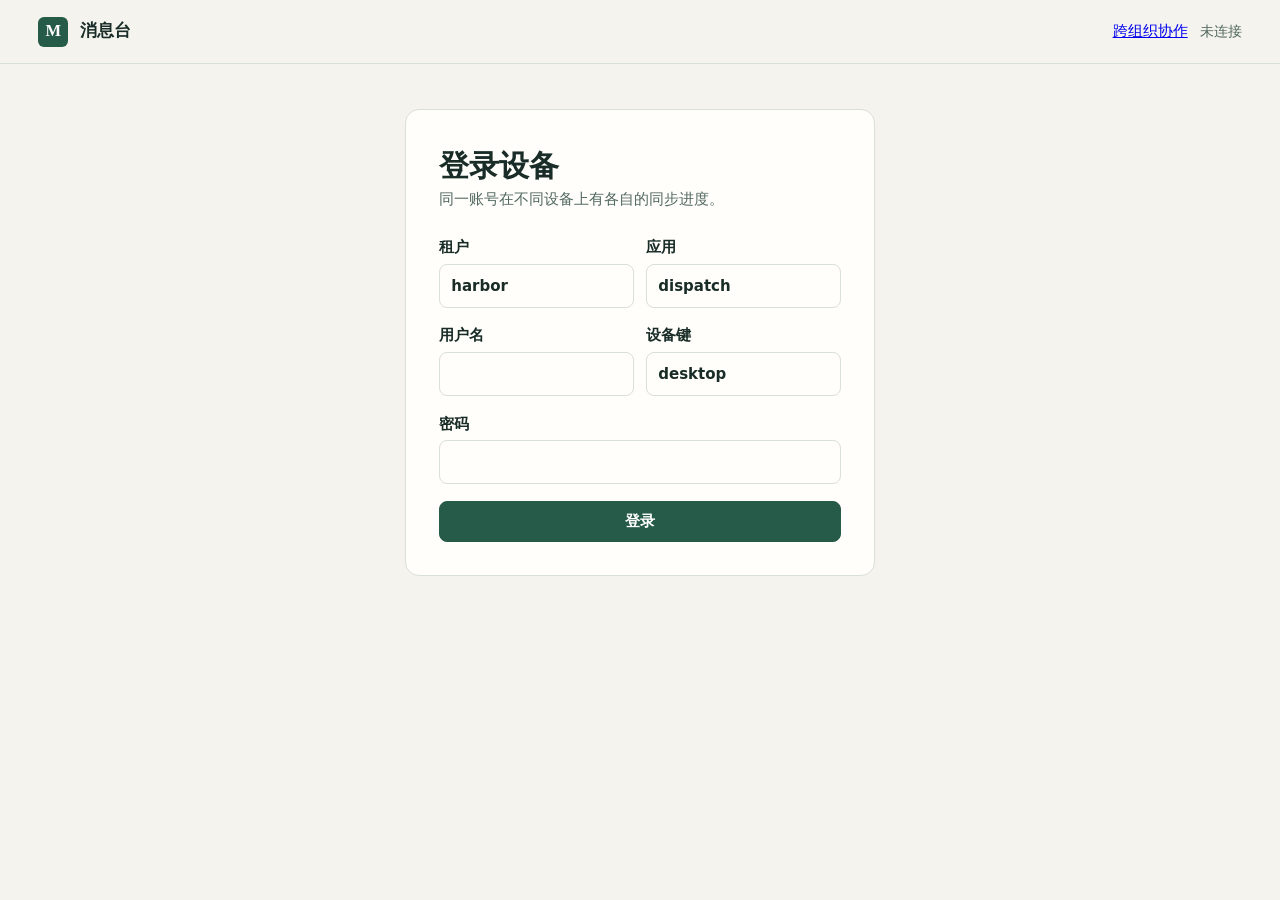
<file: internal/demoui/assets/index.html>
<!doctype html>
<html lang="zh-CN">
<head>
  <meta charset="utf-8">
  <meta name="viewport" content="width=device-width, initial-scale=1">
  <title>消息台 · Messaging Cluster</title>
  <link rel="stylesheet" href="./style.css">
  <script defer src="./app.js"></script>
</head>
<body>
  <header class="topbar">
    <a class="brand" href="./" aria-label="消息台首页"><span class="logo" aria-hidden="true">M</span>消息台</a>
    <div class="identity"><a href="./project.html">跨组织协作</a><span id="connection" class="connection" data-state="off">未连接</span><button id="logout" type="button" hidden>退出</button></div>
  </header>
  <main>
    <section id="signin" class="signin">
      <div><h1>登录设备</h1><p>同一账号在不同设备上有各自的同步进度。</p></div>
      <form id="login-form">
        <div class="fields"><label>租户<input name="tenant" value="harbor" autocomplete="off" required></label><label>应用<input name="app" value="dispatch" autocomplete="off" required></label></div>
        <div class="fields"><label>用户名<input name="username" autocomplete="username" required></label><label>设备键<input name="device_key" value="desktop" autocomplete="off" required></label></div>
        <label>密码<input name="password" type="password" autocomplete="current-password" required></label>
        <button class="primary" type="submit">登录</button>
      </form>
    </section>
    <section id="workspace" class="workspace" hidden>
      <aside>
        <div class="sidebar-title"><h1>会话</h1><button type="button" id="reload">刷新</button></div>
        <div id="accounts" class="accounts"></div>
        <form id="create-direct" class="inline-form">
          <label class="sr-only" for="peer">对方用户 ID</label><input id="peer" name="user_id" inputmode="numeric" pattern="[0-9]+" placeholder="对方用户 ID" required>
          <button type="submit">私聊</button>
        </form>
        <form id="create-group" class="inline-form">
          <label class="sr-only" for="group-name">群聊名称</label><input id="group-name" name="title" maxlength="80" placeholder="群聊名称" required>
          <button type="submit">建群</button>
        </form>
        <ul id="rooms" class="rooms" aria-label="会话列表"></ul>
      </aside>
      <section class="conversation" aria-label="会话详情">
        <div id="empty" class="empty"><h2>选择一个会话</h2><p>也可以输入对方的用户 ID 发起私聊。</p></div>
        <div id="opened" class="opened" hidden>
          <header class="room-header">
            <div><h2 id="room-name"></h2><p id="room-state"></p></div>
            <button type="button" id="mark-read">标为已读</button>
          </header>
          <form id="add-member" class="inline-form member-form" hidden>
            <label class="sr-only" for="member">成员用户 ID</label><input id="member" name="user_id" inputmode="numeric" pattern="[0-9]+" placeholder="成员用户 ID" required>
            <button type="submit">添加成员</button>
          </form>
          <details id="membership-tools" class="membership-tools" hidden>
            <summary>批量成员与操作记录</summary>
            <p id="membership-loading" role="status"></p>
            <div id="membership-content" hidden>
              <form id="membership-batch" class="inline-form">
                <label>操作<select name="operation"><option value="member">设为成员</option><option value="admin">设为管理员</option><option value="remove">移除成员</option></select></label>
                <label>用户 ID<input name="users" placeholder="用逗号或空格分隔" required></label>
                <button type="submit">保存待执行批次</button>
              </form>
              <div id="membership-operation-list" class="membership-operation-list"></div>
              <button id="older-membership-operations" type="button" hidden>更早的操作</button>
            </div>
          </details>
          <ol id="messages" class="messages" aria-label="消息记录" aria-live="polite"></ol>
          <form id="composer" class="composer">
            <label class="sr-only" for="body">输入消息</label><textarea id="body" name="body" rows="2" placeholder="输入消息"></textarea>
            <p id="send-status" role="status" hidden></p>
            <div class="composer-actions">
              <label class="upload">附件<input name="file" type="file"></label>
              <button id="check-send" type="button" hidden>查单</button>
              <button id="clear-send" type="button" hidden>放弃待确认发送</button>
              <button class="primary" type="submit" id="send">发送</button>
            </div>
          </form>
        </div>
      </section>
    </section>
    <p id="feedback" class="feedback" role="status"></p>
  </main>
</body>
</html>
</file>
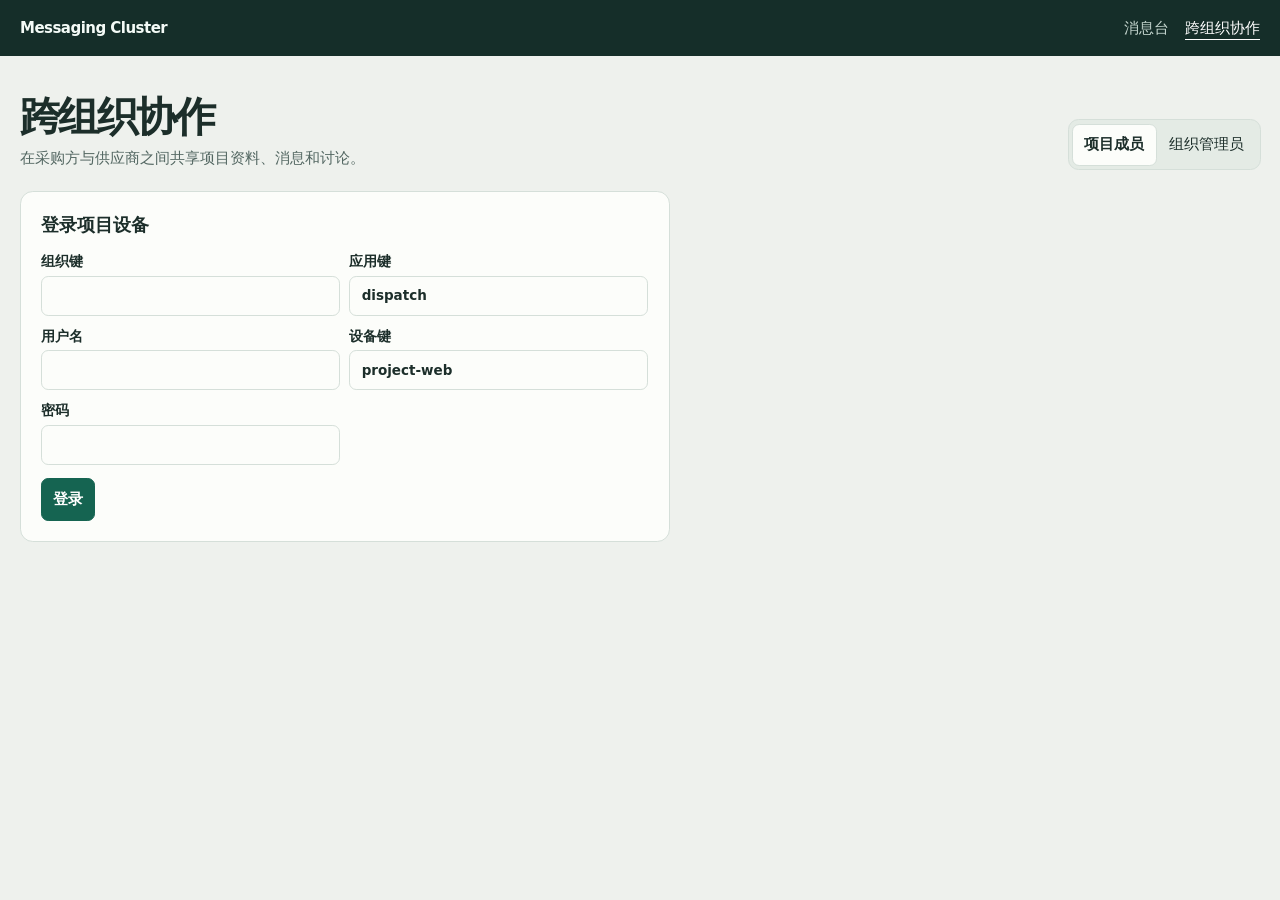
<file: internal/demoui/assets/project.html>
<!doctype html>
<html lang="zh-CN">
<head>
  <meta charset="utf-8">
  <meta name="viewport" content="width=device-width, initial-scale=1">
  <title>跨组织协作 · Messaging Cluster</title>
  <link rel="stylesheet" href="./project.css">
  <script type="module" src="./project.js"></script>
</head>
<body>
  <header class="top">
    <a href="./" class="brand">Messaging Cluster</a>
    <nav aria-label="工作台"><a href="./">消息台</a><a href="./project.html" aria-current="page">跨组织协作</a></nav>
  </header>
  <main>
    <header class="heading">
      <div><h1>跨组织协作</h1><p>在采购方与供应商之间共享项目资料、消息和讨论。</p></div>
      <div class="switcher" role="group" aria-label="身份类型">
        <button type="button" id="member-mode" aria-pressed="true">项目成员</button>
        <button type="button" id="admin-mode" aria-pressed="false">组织管理员</button>
      </div>
    </header>
    <div id="feedback" role="status" aria-live="polite"></div>
    <section id="member-view">
      <form id="member-login" class="panel login" autocomplete="off">
        <h2>登录项目设备</h2>
        <div class="fields">
          <label>组织键<input name="tenant" required></label>
          <label>应用键<input name="app" value="dispatch" required></label>
          <label>用户名<input name="username" autocomplete="username" required></label>
          <label>设备键<input name="device_key" value="project-web" required></label>
          <label>密码<input name="password" type="password" autocomplete="current-password" required></label>
        </div>
        <button type="submit" class="primary">登录</button>
      </form>
      <div id="member-workspace" class="layout" hidden>
        <aside class="panel sidebar">
          <div class="bar"><h2>我的项目</h2><button type="button" id="member-refresh">重新连接</button></div>
          <p id="member-identity" class="muted"></p>
          <div id="member-links" class="list"></div>
          <h3>频道</h3><div id="member-channels" class="list"></div>
          <button type="button" id="member-logout">退出设备</button>
        </aside>
        <section class="panel content">
          <div class="bar"><h2 id="member-heading">选择一个项目</h2><small id="authority"></small></div>
          <form id="search" class="inline" hidden>
            <label class="grow">项目搜索<input name="q" maxlength="128" placeholder="输入消息关键词" required></label>
            <button type="submit">搜索</button>
          </form>
          <section id="search-results" hidden aria-label="搜索结果"><div id="search-list" class="list"></div><button type="button" id="search-more" hidden>更多结果</button></section>
          <div id="member-channel" hidden>
            <div class="bar section-title"><h3 id="channel-title"></h3><div class="actions"><button type="button" id="mentions-refresh">我的提醒</button><button type="button" id="timeline-refresh">更新消息</button></div></div>
            <section id="mentions" class="list" aria-label="提醒" hidden></section>
            <ol id="timeline" class="timeline" aria-label="频道消息"></ol>
            <button type="button" id="timeline-more" hidden>加载更多消息</button>
            <section id="thread" class="thread" aria-label="讨论线程" hidden>
              <div class="bar"><h3 id="thread-title"></h3><button type="button" id="thread-close">返回频道</button></div>
              <ol id="thread-messages" class="timeline"></ol>
              <button type="button" id="thread-more" hidden>加载更多回复</button>
            </section>
            <form id="compose" class="compose">
              <div class="bar"><label for="message-body" id="compose-title">新消息</label><button type="button" id="clear-reference" hidden>取消引用</button></div>
              <textarea id="message-body" name="body" rows="3" maxlength="4000" placeholder="输入消息或添加附件"></textarea>
              <p id="message-audience" class="muted"></p>
              <details id="mention-controls"><summary>选择提醒对象</summary><div class="inline section-title"><label class="grow">组织范围<select name="mention_side"><option value="own">本组织</option><option value="partner">合作组织</option></select></label><label class="grow">筛选职责<input name="mention_role" maxlength="64" placeholder="如 dispatch"></label><button type="button" id="preview-mentions">预览对象</button></div><div id="mention-candidates" class="list"></div></details>
              <div class="inline"><label class="grow">附件<input type="file" name="files" multiple></label><button type="submit" class="primary">发送</button></div>
            </form>
            <details id="legacy-tools" hidden><summary>发布普通群消息正文</summary>
              <form id="legacy-publication" class="fields">
                <label>原群 ID<input type="number" name="group_id" min="1" required></label>
                <label>原群消息序号<input type="number" name="source_seq" min="1" required></label>
                <button type="submit" value="preview">预览正文</button><button type="submit" value="publish" class="primary">发布到当前频道</button>
                <p id="legacy-preview" class="proof wide" hidden></p>
              </form>
            </details>
          </div>
        </section>
      </div>
    </section>
    <section id="admin-view" hidden>
      <form id="admin-login" class="panel login" autocomplete="off">
        <h2>连接组织管理端</h2>
        <div class="fields"><label>应用管理员令牌<input name="token" type="password" required></label></div>
        <button type="submit" class="primary">连接</button>
      </form>
      <div id="admin-workspace" class="layout" hidden>
        <aside class="panel sidebar">
          <div class="bar"><h2>合作关系</h2><button type="button" id="admin-refresh">刷新</button></div>
          <div id="admin-links" class="list"></div>
          <button type="button" id="admin-logout">断开管理端</button>
        </aside>
        <div class="stack">
          <section class="panel content">
            <h2>空间与邀请</h2>
            <details><summary>创建空间</summary>
              <form id="create-space" class="fields">
                <label>空间键<input name="key" required maxlength="64"></label>
                <label>名称<input name="title" required maxlength="160"></label>
                <label class="wide">合作用途<textarea name="purpose" rows="2" maxlength="600" required></textarea></label>
                <button type="submit" class="primary">创建空间</button>
              </form>
            </details>
            <details><summary>邀请合作组织</summary>
              <form id="invite" class="fields">
                <label class="wide">我的空间<select name="space" id="invite-spaces" required></select></label>
                <label>对方组织键<input name="peer_tenant" required></label>
                <label>对方应用键<input name="peer_app" value="dispatch" required></label>
                <label>访客席位<input name="seat_limit" type="number" value="5" min="1" max="10000" required></label>
                <label>消息保留天数<input name="retention_days" type="number" value="30" min="0" max="3650" required></label>
                <label>签认截止<input name="accept_before" type="datetime-local" required></label>
                <label>合作到期<input name="expires_at" type="datetime-local" required></label>
                <label class="check"><input name="thread" type="checkbox" checked>允许发布线程及消息</label>
                <label class="check"><input name="history" type="checkbox">提出共享加入前的历史</label>
                <button type="submit" class="primary">发送邀请</button>
              </form>
            </details>
            <div class="bar section-title"><h3>收到的邀请</h3></div>
            <div id="admin-invitations" class="list"></div>
          </section>
          <section id="admin-project" class="panel content" hidden>
            <div class="bar"><div><h2 id="admin-heading"></h2><p id="admin-state" class="muted"></p></div><div id="state-actions" class="actions"></div></div>
            <details id="channel-controls"><summary>新建项目频道</summary>
              <form id="create-channel" class="fields">
                <label>频道键<input name="key" maxlength="64" required></label>
                <label>名称<input name="title" maxlength="160" required></label>
                <label>可见范围<select name="audience"><option value="shared">两组织共享</option><option value="host">主持方内部</option></select></label>
                <label>历史起点<select name="history_from"><option value="join">成员加入后</option><option value="beginning">频道最早处</option></select></label>
                <p id="channel-preview" class="muted wide"></p>
                <button type="submit" class="primary">创建频道</button>
              </form>
            </details>
            <details open><summary>成员席位</summary>
              <form id="change-grant" class="fields">
                <label>用户 ID<input name="user" type="number" min="1" required></label>
                <label>当前授权版本<input name="version" type="number" min="0" value="0" required></label>
                <label>职责键<input name="role" value="member"></label>
                <label>授权到期<input name="expiry" type="datetime-local"></label>
                <button type="submit" name="operation" value="grant" class="primary">授予或更新</button>
                <button type="submit" name="operation" value="revoke" class="danger">撤回授权</button>
              </form>
              <div id="admin-grants" class="list"></div>
              <div id="grant-proof" class="proof" hidden></div>
            </details>
            <details open><summary>退出与归档</summary>
              <div class="inline section-title"><button type="button" id="preview-export">预览本组织归档</button><button type="button" id="request-export" hidden>申请归档</button><button type="button" id="refresh-export" hidden>刷新回执</button><button type="button" id="download-export" hidden>下载归档</button><button type="button" id="export-next" hidden>申请下一段</button><button type="button" id="retry-export" hidden>重试</button></div>
              <p id="export-preview" class="muted" hidden></p>
              <div id="export-proof" class="proof" hidden></div>
              <div class="bar section-title"><h3>审计记录</h3><button type="button" id="load-audit">刷新记录</button></div>
              <ol id="audit" class="audit"></ol>
            </details>
          </section>
        </div>
      </div>
    </section>
  </main>
</body>
</html>
</file>
<file: internal/demoui/assets/style.css>
:root {
  color-scheme: light;
  --paper: #f4f3ed;
  --surface: #fffefa;
  --ink: #192c28;
  --muted: #526960;
  --line: #d9e0d6;
  --accent: #275b49;
  --light: #e2efe5;
  font: 15px/1.5 system-ui, "Microsoft YaHei", sans-serif;
  background: var(--paper);
  color: var(--ink);
}

* { box-sizing: border-box; }
body { margin: 0; }
[hidden] { display: none !important; }
button, input, textarea, select { font: inherit; }
button, input, textarea, select { border: 1px solid var(--line); border-radius: 8px; color: inherit; background: var(--surface); }
button { padding: 0.55rem 0.8rem; white-space: nowrap; cursor: pointer; }
button:hover { border-color: var(--accent); }
button:disabled { cursor: default; opacity: 0.55; }
:focus-visible { outline: 3px solid #657ecc; outline-offset: 3px; }
.primary { color: white; background: var(--accent); border-color: var(--accent); font-weight: 650; }
.primary:hover { background: #194634; }
input, textarea { padding: 0.65rem 0.75rem; min-width: 0; width: 100%; }
label { display: grid; gap: 0.35rem; font-weight: 620; }
h1, h2, p { margin: 0; }
.topbar { display: flex; justify-content: space-between; align-items: center; gap: 1rem; padding: 1.1rem 3vw; border-bottom: 1px solid var(--line); }
.brand, .identity { display: flex; align-items: center; gap: 0.8rem; }
.brand { font-size: 1.1rem; font-weight: 720; color: inherit; text-decoration: none; }
.logo { display: grid; place-items: center; width: 2rem; aspect-ratio: 1; border-radius: 6px; color: white; background: var(--accent); font-family: Georgia, serif; }
.connection { color: var(--muted); font-size: 0.9rem; }
.connection[data-state="on"] { color: var(--accent); font-weight: 700; }
main { max-width: 1170px; margin: 2.5rem auto; padding: 0 1.25rem; }
.signin { max-width: 470px; margin: 5vh auto; padding: 2.2rem; border: 1px solid var(--line); border-radius: 14px; background: var(--surface); }
.signin h1 { font-size: clamp(1.5rem, 4vw, 2rem); }
.signin p, .empty p, .room-header p, .accounts { color: var(--muted); }
.signin form { display: grid; gap: 1.1rem; margin-top: 1.7rem; }
.fields { display: grid; grid-template-columns: 1fr 1fr; gap: 0.8rem; }
.workspace { display: grid; grid-template-columns: minmax(240px, 295px) minmax(0, 1fr); min-height: min(680px, 75vh); border: 1px solid var(--line); border-radius: 14px; background: var(--surface); }
.workspace aside { border-right: 1px solid var(--line); padding: 1.25rem; }
.sidebar-title, .room-header, .composer-actions { display: flex; align-items: center; justify-content: space-between; gap: 1rem; }
.inline-form { display: flex; gap: 0.45rem; margin: 0.6rem 0; }
.accounts { font-size: 0.86rem; margin: 0.45rem 0 1.05rem; font-variant-numeric: tabular-nums; }
.rooms { list-style: none; padding: 0; display: grid; gap: 0.45rem; }
.rooms button { white-space: normal; width: 100%; text-align: left; display: grid; gap: 0.2rem; }
.rooms button[aria-current="true"] { background: var(--light); border-color: #bfd2c2; }
.rooms small, .message-meta { color: var(--muted); font-variant-numeric: tabular-nums; }
.conversation { min-width: 0; display: grid; }
.empty { align-self: center; padding: 2rem; text-align: center; }
.opened { display: flex; flex-direction: column; min-width: 0; }
.room-header { padding: 1.25rem 1.5rem; border-bottom: 1px solid var(--line); }
.room-header p { margin-top: 0.3rem; font-size: 0.87rem; }
.member-form { padding: 0 1.5rem; width: min(100%, 340px); }
.membership-tools { padding: 0.45rem 1.5rem 0.8rem; }
.membership-tools summary { cursor: pointer; color: var(--accent); font-weight: 650; }
.membership-tools .inline-form { flex-wrap: wrap; align-items: end; }
.membership-tools select { padding: 0.65rem; }
.membership-tools label:has(input[name="users"]) { flex: 1 1 10rem; }
#membership-loading, .membership-operation p { color: var(--muted); font-size: 0.87rem; }
.membership-operation-list { display: grid; gap: 0.5rem; margin: 0.7rem 0; max-height: 23rem; overflow: auto; }
.membership-operation { border: 1px solid var(--line); border-radius: 8px; padding: 0.5rem; }
.membership-operation ul { margin: 0.35rem 0; padding-inline-start: 1.25rem; }
.membership-operation label { display: flex; align-items: baseline; gap: 0.4rem; font-weight: inherit; }
.membership-operation input { width: auto; }
.membership-operation .member-failed { color: #85502b; }
.messages { min-height: 13rem; height: 44vh; margin: 0; padding: 1.3rem 1.5rem; list-style: none; overflow-y: auto; display: block; background: #fbfcf7; }
.messages li { margin: 0 0 0.9rem; width: fit-content; max-width: 92%; padding: 0.55rem 0.8rem; border: 1px solid var(--line); border-radius: 9px; background: var(--surface); }
.messages li.self { margin-left: auto; background: var(--light); }
.message-meta { font-size: 0.8rem; margin-bottom: 0.28rem; }
.message-body { white-space: pre-wrap; overflow-wrap: anywhere; }
.message-actions { display: flex; flex-wrap: wrap; gap: 0.35rem; }
.message-actions button { font-size: 0.8rem; padding: 0.2rem 0.5rem; margin-top: 0.45rem; }
.composer { display: grid; gap: 0.55rem; padding: 1rem 1.5rem; border-top: 1px solid var(--line); }
.composer textarea { resize: vertical; }
.composer-actions { flex-wrap: wrap; }
#send-status { color: var(--muted); font-size: 0.85rem; overflow-wrap: anywhere; }
.upload { display: flex; gap: 0.45rem; align-items: center; font-weight: 500; font-size: 0.86rem; min-width: 0; }
.upload input { border: 0; padding: 0; }
.feedback { min-height: 1.5rem; margin-top: 0.75rem; color: #85502b; }
.sr-only { position: absolute; width: 1px; height: 1px; overflow: hidden; clip-path: inset(50%); white-space: nowrap; }

@media (max-width: 680px) {
  main { margin: 1rem auto; }
  .workspace { grid-template-columns: 1fr; }
  .workspace aside { border-right: 0; border-bottom: 1px solid var(--line); }
  .rooms { max-height: 9.5rem; overflow: auto; }
  .room-header, .composer, .messages, .membership-tools { padding-inline: 0.85rem; }
  .signin { padding: 1.35rem; }
}
</file>
<file: internal/demoui/assets/project.css>
:root {
  color-scheme: light;
  font: 15px/1.55 system-ui, "Microsoft YaHei", sans-serif;
  --background: #eef1ed;
  --surface: #fcfdfa;
  --text: #1c2e2a;
  --muted: #536762;
  --border: #d5dfd9;
  --accent: #156451;
  --accent-soft: #e3f1e9;
  --danger: #932f34;
  color: var(--text);
  background: var(--background);
}

* { box-sizing: border-box; }
body { margin: 0; }
[hidden] { display: none !important; }
button, input, select, textarea { font: inherit; color: inherit; }
button, input, select, textarea { padding: .57rem .75rem; border: 1px solid var(--border); border-radius: .48rem; background: var(--surface); }
button { cursor: pointer; white-space: normal; }
button:hover { border-color: var(--accent); }
button:disabled { opacity: .55; cursor: wait; }
:focus-visible { outline: 2px solid var(--accent); outline-offset: 3px; }
button.primary { background: var(--accent); border-color: var(--accent); color: white; font-weight: 650; }
button.danger { color: var(--danger); }
input, select, textarea { width: 100%; min-width: 0; }
textarea { resize: vertical; }
h1, h2, h3, p { margin: 0; }
h1 { font-size: clamp(1.8rem, 4vw, 2.7rem); letter-spacing: -.055em; line-height: 1.15; }
h2 { font-size: 1.18rem; }
h3 { font-size: 1rem; }
a { color: inherit; }

.top { display: flex; justify-content: space-between; align-items: center; gap: 1rem; background: #152e29; color: #f4fbf7; padding: 1.1rem max(1.2rem, calc((100vw - 1240px) / 2)); }
.brand { font-weight: 740; letter-spacing: -.035em; text-decoration: none; }
.top nav { display: flex; gap: 1.1rem; }
.top nav a { text-decoration: none; color: #c6d7d0; }
.top nav a[aria-current] { color: #fff; text-decoration: underline; text-underline-offset: .42em; }
main { max-width: 1280px; margin: auto; padding: 2.5rem 1.3rem 4rem; }
.heading { display: flex; align-items: end; justify-content: space-between; flex-wrap: wrap; gap: 1rem; margin-bottom: 1.35rem; }
.heading p, .muted, small { color: var(--muted); }
.heading p { margin-top: .45rem; }
.switcher { display: inline-flex; background: #e4ebe5; border: 1px solid var(--border); border-radius: .7rem; padding: .22rem; }
.switcher button { background: transparent; border-color: transparent; }
.switcher button[aria-pressed="true"] { background: var(--surface); border-color: var(--border); font-weight: 650; }
#feedback:not(:empty) { margin: 0 0 1rem; padding: .65rem .9rem; background: var(--accent-soft); border: 1px solid var(--border); border-radius: .5rem; }
#feedback[data-error="true"] { background: #f8eded; border-color: #ead1d1; color: var(--danger); }

.layout { display: grid; grid-template-columns: minmax(230px, 285px) minmax(0, 1fr); align-items: start; gap: 1rem; }
.panel { background: var(--surface); border: 1px solid var(--border); border-radius: .85rem; min-width: 0; }
.login { max-width: 650px; padding: 1.35rem; }
.login button { margin-top: .9rem; }
.sidebar, .content { padding: 1.15rem; }
.sidebar { display: grid; gap: .72rem; }
.sidebar > button { justify-self: start; }
.stack { display: grid; gap: 1rem; }
.bar, .inline, .actions { display: flex; align-items: center; gap: .55rem; }
.bar { justify-content: space-between; flex-wrap: wrap; }
.inline { align-items: end; flex-wrap: wrap; }
.actions { flex-wrap: wrap; }
.section-title { margin-top: 1rem; }
.grow { flex: 1 1 12rem; }
.fields { display: grid; grid-template-columns: repeat(2, minmax(0, 1fr)); align-items: end; gap: .65rem; margin-top: .8rem; }
.fields button { justify-self: start; }
.wide { grid-column: 1/-1; }
label { display: grid; gap: .25rem; font-size: .9rem; font-weight: 600; min-width: 0; }
label.check { display: flex; align-items: center; gap: .45rem; }
label.check input { width: auto; }
.list { display: grid; gap: .38rem; }
.list:not(:empty) { padding-block: .35rem; }
.list > button { text-align: start; }
.list > button[aria-current="true"] { background: var(--accent-soft); border-color: #b4d0c2; }
.list article { min-width: 0; border: 1px solid var(--border); padding: .55rem .7rem; border-radius: .5rem; }
.list p, .audit p { overflow-wrap: anywhere; }
.list small { display: block; }
.list .muted { font-size: .9rem; }
details { border-top: 1px solid var(--border); padding-top: .7rem; margin-top: .85rem; }
summary { font-weight: 650; cursor: pointer; }
.timeline, .audit { margin: .45rem 0; padding: 0; list-style: none; }
.timeline:not(:empty) { max-height: 42vh; overflow: auto; padding: .2rem .3rem .2rem 0; }
.timeline li, .audit li { border-bottom: 1px solid var(--border); padding: .55rem .35rem; }
.timeline p { margin: .24rem 0; white-space: pre-wrap; overflow-wrap: anywhere; }
.timeline button { padding: .26rem .52rem; font-size: .86rem; }
.compose, .thread { display: grid; gap: .5rem; padding: .8rem 0 0; margin-top: .85rem; border-top: 1px solid var(--border); }
.thread { padding: .7rem; background: #f1f6f1; border: 1px solid var(--border); border-radius: .5rem; }
.thread .timeline { max-height: 28vh; }
.proof { border-inline-start: .2rem solid var(--accent); margin: .6rem 0; padding: .5rem .65rem; background: #f0f6f1; overflow-wrap: anywhere; }
.proof code, .audit code { font: .82rem/1.5 ui-monospace, Consolas, monospace; }
#legacy-preview { white-space: pre-wrap; }
.audit { max-height: 22rem; overflow: auto; }

@media (max-width: 780px) {
  main { padding-top: 1.5rem; }
  .layout { grid-template-columns: 1fr; }
  .sidebar, .content { padding: .95rem; }
  .top { align-items: start; }
  .top nav { gap: .6rem; }
}

@media (max-width: 430px) {
  .fields { grid-template-columns: 1fr; }
  .top { flex-wrap: wrap; }
}
</file>
